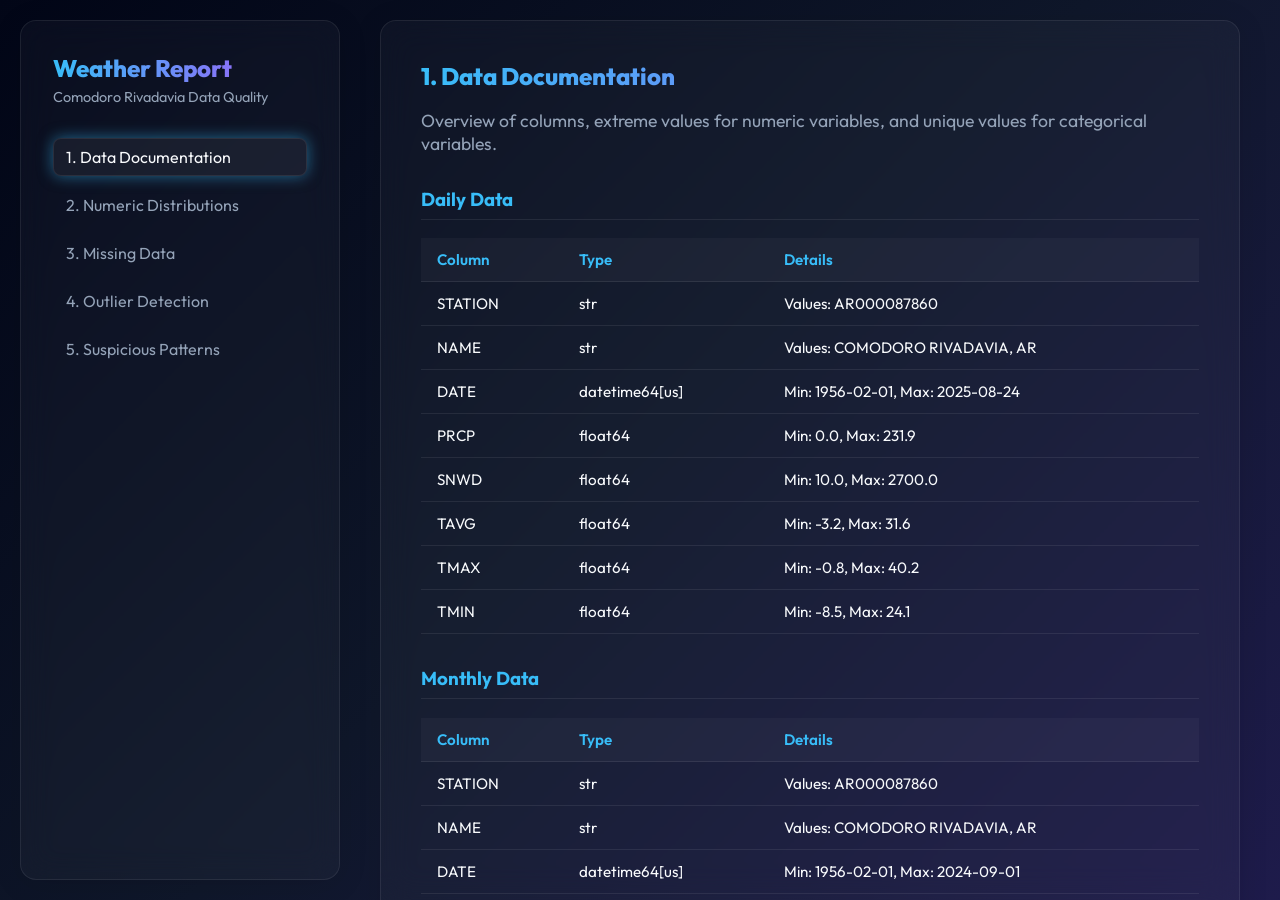
<file: docs/index.html>
<!DOCTYPE html>
<html lang="en">
<head>
    <meta charset="UTF-8">
    <meta name="viewport" content="width=device-width, initial-scale=1.0">
    <title>Comodoro Rivadavia - Weather Data Quality</title>
    <link rel="stylesheet" href="style.css">
    <link href="https://fonts.googleapis.com/css2?family=Outfit:wght@300;400;600;800&display=swap" rel="stylesheet">
</head>
<body>
    <div class="app-container">
        <aside class="sidebar glass-panel">
            <h1 class="gradient-text">Weather Report</h1>
            <p class="sidebar-subtitle">Comodoro Rivadavia Data Quality</p>
            <nav id="toc" class="toc"></nav>
        </aside>
        <main class="content">
<section id="1-data-documentation" class="glass-panel report-section">
  <h2 class="gradient-text">1. Data Documentation</h2>
  <p class="section-desc">Overview of columns, extreme values for numeric variables, and unique values for categorical variables.</p>
<h3 class="dataset-title">Daily Data</h3>
<table class="dataframe data-table">
  <thead>
    <tr style="text-align: right;">
      <th>Column</th>
      <th>Type</th>
      <th>Details</th>
    </tr>
  </thead>
  <tbody>
    <tr>
      <td>STATION</td>
      <td>str</td>
      <td>Values: AR000087860</td>
    </tr>
    <tr>
      <td>NAME</td>
      <td>str</td>
      <td>Values: COMODORO RIVADAVIA, AR</td>
    </tr>
    <tr>
      <td>DATE</td>
      <td>datetime64[us]</td>
      <td>Min: 1956-02-01, Max: 2025-08-24</td>
    </tr>
    <tr>
      <td>PRCP</td>
      <td>float64</td>
      <td>Min: 0.0, Max: 231.9</td>
    </tr>
    <tr>
      <td>SNWD</td>
      <td>float64</td>
      <td>Min: 10.0, Max: 2700.0</td>
    </tr>
    <tr>
      <td>TAVG</td>
      <td>float64</td>
      <td>Min: -3.2, Max: 31.6</td>
    </tr>
    <tr>
      <td>TMAX</td>
      <td>float64</td>
      <td>Min: -0.8, Max: 40.2</td>
    </tr>
    <tr>
      <td>TMIN</td>
      <td>float64</td>
      <td>Min: -8.5, Max: 24.1</td>
    </tr>
  </tbody>
</table>
<h3 class="dataset-title">Monthly Data</h3>
<table class="dataframe data-table">
  <thead>
    <tr style="text-align: right;">
      <th>Column</th>
      <th>Type</th>
      <th>Details</th>
    </tr>
  </thead>
  <tbody>
    <tr>
      <td>STATION</td>
      <td>str</td>
      <td>Values: AR000087860</td>
    </tr>
    <tr>
      <td>NAME</td>
      <td>str</td>
      <td>Values: COMODORO RIVADAVIA, AR</td>
    </tr>
    <tr>
      <td>DATE</td>
      <td>datetime64[us]</td>
      <td>Min: 1956-02-01, Max: 2024-09-01</td>
    </tr>
    <tr>
      <td>CDSD</td>
      <td>float64</td>
      <td>Min: 0.0, Max: 287.0</td>
    </tr>
    <tr>
      <td>CLDD</td>
      <td>float64</td>
      <td>Min: 0.0, Max: 111.2</td>
    </tr>
    <tr>
      <td>DP01</td>
      <td>float64</td>
      <td>Min: 0.0, Max: 13.0</td>
    </tr>
    <tr>
      <td>DP10</td>
      <td>float64</td>
      <td>Min: 0.0, Max: 11.0</td>
    </tr>
    <tr>
      <td>DT00</td>
      <td>int64</td>
      <td>Min: 0, Max: 0</td>
    </tr>
    <tr>
      <td>DT32</td>
      <td>int64</td>
      <td>Min: 0, Max: 20</td>
    </tr>
    <tr>
      <td>DX32</td>
      <td>float64</td>
      <td>Min: 0.0, Max: 2.0</td>
    </tr>
    <tr>
      <td>DX70</td>
      <td>float64</td>
      <td>Min: 0.0, Max: 31.0</td>
    </tr>
    <tr>
      <td>DX90</td>
      <td>float64</td>
      <td>Min: 0.0, Max: 7.0</td>
    </tr>
    <tr>
      <td>EMNT</td>
      <td>float64</td>
      <td>Min: -8.5, Max: 10.6</td>
    </tr>
    <tr>
      <td>EMXP</td>
      <td>float64</td>
      <td>Min: 0.0, Max: 130.0</td>
    </tr>
    <tr>
      <td>EMXT</td>
      <td>float64</td>
      <td>Min: 12.1, Max: 39.4</td>
    </tr>
    <tr>
      <td>HDSD</td>
      <td>float64</td>
      <td>Min: 5.6, Max: 2478.1</td>
    </tr>
    <tr>
      <td>HTDD</td>
      <td>float64</td>
      <td>Min: 5.6, Max: 467.6</td>
    </tr>
    <tr>
      <td>PRCP</td>
      <td>float64</td>
      <td>Min: 0.0, Max: 178.1</td>
    </tr>
    <tr>
      <td>TAVG</td>
      <td>float64</td>
      <td>Min: 3.3, Max: 21.6</td>
    </tr>
    <tr>
      <td>TMAX</td>
      <td>float64</td>
      <td>Min: 7.0, Max: 28.4</td>
    </tr>
    <tr>
      <td>TMIN</td>
      <td>float64</td>
      <td>Min: -0.6, Max: 15.2</td>
    </tr>
  </tbody>
</table>
<h3 class="dataset-title">Yearly Data</h3>
<table class="dataframe data-table">
  <thead>
    <tr style="text-align: right;">
      <th>Column</th>
      <th>Type</th>
      <th>Details</th>
    </tr>
  </thead>
  <tbody>
    <tr>
      <td>STATION</td>
      <td>str</td>
      <td>Values: AR000087860</td>
    </tr>
    <tr>
      <td>NAME</td>
      <td>str</td>
      <td>Values: COMODORO RIVADAVIA, AR</td>
    </tr>
    <tr>
      <td>DATE</td>
      <td>datetime64[us]</td>
      <td>Min: 1957-01-01, Max: 2019-01-01</td>
    </tr>
    <tr>
      <td>CDSD</td>
      <td>float64</td>
      <td>Min: 119.4, Max: 287.0</td>
    </tr>
    <tr>
      <td>CLDD</td>
      <td>float64</td>
      <td>Min: 119.4, Max: 287.0</td>
    </tr>
    <tr>
      <td>DT00</td>
      <td>int64</td>
      <td>Min: 0, Max: 0</td>
    </tr>
    <tr>
      <td>DT32</td>
      <td>int64</td>
      <td>Min: 6, Max: 43</td>
    </tr>
    <tr>
      <td>DX32</td>
      <td>float64</td>
      <td>Min: 0.0, Max: 2.0</td>
    </tr>
    <tr>
      <td>DX70</td>
      <td>float64</td>
      <td>Min: 111.0, Max: 148.0</td>
    </tr>
    <tr>
      <td>DX90</td>
      <td>float64</td>
      <td>Min: 1.0, Max: 13.0</td>
    </tr>
    <tr>
      <td>EMNT</td>
      <td>float64</td>
      <td>Min: -8.5, Max: -1.5</td>
    </tr>
    <tr>
      <td>EMXT</td>
      <td>float64</td>
      <td>Min: 32.6, Max: 39.4</td>
    </tr>
    <tr>
      <td>FZF0</td>
      <td>float64</td>
      <td>Min: -3.4, Max: 0.0</td>
    </tr>
    <tr>
      <td>FZF1</td>
      <td>float64</td>
      <td>Min: -5.0, Max: -2.2</td>
    </tr>
    <tr>
      <td>FZF2</td>
      <td>float64</td>
      <td>Min: -6.5, Max: -4.4</td>
    </tr>
    <tr>
      <td>FZF3</td>
      <td>float64</td>
      <td>Min: -8.5, Max: -6.7</td>
    </tr>
    <tr>
      <td>FZF5</td>
      <td>float64</td>
      <td>Min: -3.0, Max: 0.0</td>
    </tr>
    <tr>
      <td>FZF6</td>
      <td>float64</td>
      <td>Min: -5.7, Max: -2.2</td>
    </tr>
    <tr>
      <td>FZF7</td>
      <td>float64</td>
      <td>Min: -5.7, Max: -4.5</td>
    </tr>
    <tr>
      <td>HDSD</td>
      <td>float64</td>
      <td>Min: 1703.8, Max: 2478.1</td>
    </tr>
    <tr>
      <td>HTDD</td>
      <td>float64</td>
      <td>Min: 1703.8, Max: 2478.1</td>
    </tr>
    <tr>
      <td>TAVG</td>
      <td>float64</td>
      <td>Min: 12.1, Max: 14.3</td>
    </tr>
    <tr>
      <td>TMAX</td>
      <td>float64</td>
      <td>Min: 17.0, Max: 19.4</td>
    </tr>
    <tr>
      <td>TMIN</td>
      <td>float64</td>
      <td>Min: 6.9, Max: 9.1</td>
    </tr>
  </tbody>
</table>
<h3 class="dataset-title">Hourly Data</h3>
<table class="dataframe data-table">
  <thead>
    <tr style="text-align: right;">
      <th>Column</th>
      <th>Type</th>
      <th>Details</th>
    </tr>
  </thead>
  <tbody>
    <tr>
      <td>STATION</td>
      <td>int64</td>
      <td>Min: 87860099999, Max: 87860099999</td>
    </tr>
    <tr>
      <td>DATE</td>
      <td>datetime64[us]</td>
      <td>Min: 1957-06-30, Max: 2025-08-24</td>
    </tr>
    <tr>
      <td>SOURCE</td>
      <td>int64</td>
      <td>Min: 4, Max: 4</td>
    </tr>
    <tr>
      <td>REPORT_TYPE</td>
      <td>str</td>
      <td>Values: FM-12, SY-MT, FM-15, FM-16, 99999</td>
    </tr>
    <tr>
      <td>CALL_SIGN</td>
      <td>str</td>
      <td>Values: 99999, SACR , SAVC</td>
    </tr>
    <tr>
      <td>QUALITY_CONTROL</td>
      <td>str</td>
      <td>Values: V020</td>
    </tr>
    <tr>
      <td>DEW</td>
      <td>str</td>
      <td>745 unique categorical values</td>
    </tr>
    <tr>
      <td>TMP</td>
      <td>str</td>
      <td>597 unique categorical values</td>
    </tr>
    <tr>
      <td>TMP_C</td>
      <td>float64</td>
      <td>Min: -20.0, Max: 48.0</td>
    </tr>
    <tr>
      <td>DEW_C</td>
      <td>float64</td>
      <td>Min: -37.0, Max: 22.0</td>
    </tr>
  </tbody>
</table>
</section>

<section id="2-numeric-distributions" class="glass-panel report-section">
  <h2 class="gradient-text">2. Numeric Distributions</h2>
  <p class="section-desc">Histograms showing the distribution of numeric columns across the datasets.</p>
  <div class="plot-container">
    <h3>Daily Data Numeric Distributions</h3>
    <img class="report-img" src="plots/daily_distributions.png" alt="Daily Data Numeric Distributions">
    <p class="plot-desc">Histograms of numeric columns in the Daily Data dataset.</p>
  </div>
  <div class="plot-container">
    <h3>Monthly Data Numeric Distributions</h3>
    <img class="report-img" src="plots/monthly_distributions.png" alt="Monthly Data Numeric Distributions">
    <p class="plot-desc">Histograms of numeric columns in the Monthly Data dataset.</p>
  </div>
  <div class="plot-container">
    <h3>Yearly Data Numeric Distributions</h3>
    <img class="report-img" src="plots/yearly_distributions.png" alt="Yearly Data Numeric Distributions">
    <p class="plot-desc">Histograms of numeric columns in the Yearly Data dataset.</p>
  </div>
  <div class="plot-container">
    <h3>Hourly Data Numeric Distributions</h3>
    <img class="report-img" src="plots/hourly_distributions.png" alt="Hourly Data Numeric Distributions">
    <p class="plot-desc">Histograms of numeric columns in the Hourly Data dataset.</p>
  </div>
</section>

<section id="3-missing-data" class="glass-panel report-section">
  <h2 class="gradient-text">3. Missing Data</h2>
  <p class="section-desc">Analyzing the proportion of missing (NaN) values across datasets.</p>
  <div class="plot-container">
    <h3>Missing Values: Daily Data</h3>
    <img class="report-img" src="plots/missing_daily.png" alt="Missing Values: Daily Data">
    <p class="plot-desc">Columns in Daily Data with missing percentages.</p>
  </div>
  <div class="plot-container">
    <h3>Missing Values: Monthly Data</h3>
    <img class="report-img" src="plots/missing_monthly.png" alt="Missing Values: Monthly Data">
    <p class="plot-desc">Columns in Monthly Data with missing percentages.</p>
  </div>
  <div class="plot-container">
    <h3>Missing Values: Yearly Data</h3>
    <img class="report-img" src="plots/missing_yearly.png" alt="Missing Values: Yearly Data">
    <p class="plot-desc">Columns in Yearly Data with missing percentages.</p>
  </div>
  <div class="plot-container">
    <h3>Missing Values: Hourly Data</h3>
    <img class="report-img" src="plots/missing_hourly.png" alt="Missing Values: Hourly Data">
    <p class="plot-desc">Columns in Hourly Data with missing percentages.</p>
  </div>
</section>

<section id="4-outlier-detection" class="glass-panel report-section">
  <h2 class="gradient-text">4. Outlier Detection</h2>
  <p class="section-desc">Visualizing temperature distributions to identify extreme outliers.</p>
  <div class="plot-container">
    <h3>Daily Temperatures Outliers</h3>
    <img class="report-img" src="plots/outliers_daily_temp.png" alt="Daily Temperatures Outliers">
    <p class="plot-desc">Boxplots for TMAX, TMIN, and TAVG. Points beyond the whiskers are statistical outliers.</p>
  </div>
  <div class="plot-container">
    <h3>Hourly Temperature Outliers</h3>
    <img class="report-img" src="plots/outliers_hourly_temp.png" alt="Hourly Temperature Outliers">
    <p class="plot-desc">Boxplot showing the distribution of hourly temperatures.</p>
  </div>
</section>

<section id="5-suspicious-patterns" class="glass-panel report-section">
  <h2 class="gradient-text">5. Suspicious Patterns</h2>
  <p class="section-desc">Verifying the physical logic of the temperature readings.</p>
<strong>TMAX &lt; TMIN check:</strong> Found 3 days where the maximum temperature is lower than the minimum.
Examples of TMAX &lt; TMIN anomalies:
<table class="dataframe data-table">
  <thead>
    <tr style="text-align: right;">
      <th>DATE</th>
      <th>TMAX</th>
      <th>TMIN</th>
    </tr>
  </thead>
  <tbody>
    <tr>
      <td>1957-06-25</td>
      <td>0.5</td>
      <td>1.0</td>
    </tr>
    <tr>
      <td>1959-09-10</td>
      <td>0.8</td>
      <td>1.5</td>
    </tr>
    <tr>
      <td>1963-05-05</td>
      <td>2.4</td>
      <td>6.5</td>
    </tr>
  </tbody>
</table>
<strong>TAVG bounds check:</strong> Found 2 days where the average temperature is outside the [TMIN, TMAX] range.
<strong>Extreme Values Check:</strong> Found 0 days with TMAX &gt; 45°C, and 0 days with TMIN &lt; -20°C.
<h3 class="dataset-title">Interactive Time Series (TMP_C & DEW_C)</h3>
<p class="plot-desc">This interactive plot shows the long-term trends of Temperature and Dew Point. The hourly data was aggregated into daily averages to ensure smooth interactive performance in the browser. You can zoom in and pan across the timeline.</p>
<iframe src="plots/hourly_interactive.html" width="100%" height="500px" frameborder="0" style="border-radius: 12px; border: 1px solid rgba(255, 255, 255, 0.05); margin-top: 20px;"></iframe>
</section>

        </main>
    </div>
    <script src="script.js"></script>
</body>
</html>
</file>
<file: docs/style.css>
:root {
    --bg-gradient: linear-gradient(135deg, #020617 0%, #0f172a 50%, #1e1b4b 100%);
    --glass-bg: rgba(255, 255, 255, 0.03);
    --glass-border: rgba(255, 255, 255, 0.08);
    --text-primary: #f8fafc;
    --text-secondary: #94a3b8;
    --accent: #38bdf8;
    --accent-glow: rgba(56, 189, 248, 0.5);
}

* {
    box-sizing: border-box;
}

body {
    margin: 0;
    font-family: 'Outfit', sans-serif;
    background: var(--bg-gradient);
    color: var(--text-primary);
    min-height: 100vh;
    overflow-x: hidden;
}

.app-container {
    display: flex;
    height: 100vh;
}

.glass-panel {
    background: var(--glass-bg);
    backdrop-filter: blur(16px);
    -webkit-backdrop-filter: blur(16px);
    border: 1px solid var(--glass-border);
    border-radius: 16px;
    box-shadow: 0 4px 30px rgba(0, 0, 0, 0.1);
}

/* Sidebar */
.sidebar {
    width: 320px;
    height: calc(100vh - 40px);
    margin: 20px;
    padding: 2rem;
    display: flex;
    flex-direction: column;
    flex-shrink: 0;
}

.gradient-text {
    background: linear-gradient(to right, #38bdf8, #a855f7);
    -webkit-background-clip: text;
    -webkit-text-fill-color: transparent;
    margin: 0 0 5px 0;
    font-weight: 800;
}

.sidebar-subtitle {
    color: var(--text-secondary);
    font-size: 0.9rem;
    margin-bottom: 2rem;
    margin-top: 0;
}

.toc {
    display: flex;
    flex-direction: column;
    gap: 10px;
}

.toc a {
    color: var(--text-secondary);
    text-decoration: none;
    font-weight: 400;
    padding: 8px 12px;
    border-radius: 8px;
    transition: all 0.3s ease;
    border: 1px solid transparent;
}

.toc a:hover, .toc a.active {
    color: var(--text-primary);
    background: rgba(255, 255, 255, 0.05);
    border-color: var(--glass-border);
    box-shadow: 0 0 15px var(--accent-glow);
}

/* Content */
.content {
    flex: 1;
    overflow-y: auto;
    padding: 20px 40px 40px 20px;
    scroll-behavior: smooth;
    display: flex;
    flex-direction: column;
    gap: 40px;
}

.report-section {
    padding: 2.5rem;
    animation: fadeIn 0.6s ease-out forwards;
    opacity: 0;
    transform: translateY(20px);
}

@keyframes fadeIn {
    to {
        opacity: 1;
        transform: translateY(0);
    }
}

.report-section:nth-child(1) { animation-delay: 0.1s; }
.report-section:nth-child(2) { animation-delay: 0.2s; }
.report-section:nth-child(3) { animation-delay: 0.3s; }
.report-section:nth-child(4) { animation-delay: 0.4s; }

.section-desc {
    color: var(--text-secondary);
    font-size: 1.1rem;
    margin-bottom: 2rem;
}

/* Tables */
.dataset-title {
    margin-top: 2rem;
    color: var(--accent);
    border-bottom: 1px solid var(--glass-border);
    padding-bottom: 0.5rem;
}

.data-table {
    width: 100%;
    border-collapse: collapse;
    margin-bottom: 1rem;
    font-size: 0.95rem;
}

.data-table th, .data-table td {
    padding: 12px 16px;
    text-align: left;
    border-bottom: 1px solid var(--glass-border);
}

.data-table th {
    background: rgba(255, 255, 255, 0.03);
    font-weight: 600;
    color: var(--accent);
}

.data-table tr:hover td {
    background: rgba(255, 255, 255, 0.05);
}

/* Plots */
.plot-container {
    background: rgba(0, 0, 0, 0.2);
    border-radius: 12px;
    padding: 1.5rem;
    margin: 1.5rem 0;
    border: 1px solid rgba(255, 255, 255, 0.05);
    transition: transform 0.3s ease;
}

.plot-container:hover {
    transform: translateY(-5px);
}

.report-img {
    max-width: 100%;
    height: auto;
    border-radius: 8px;
    margin: 1rem 0;
}

.plot-desc {
    color: var(--text-secondary);
    font-size: 0.95rem;
    font-style: italic;
}

/* Custom Scrollbar */
::-webkit-scrollbar {
    width: 8px;
}
::-webkit-scrollbar-track {
    background: transparent;
}
::-webkit-scrollbar-thumb {
    background: rgba(255,255,255,0.2);
    border-radius: 4px;
}
::-webkit-scrollbar-thumb:hover {
    background: rgba(255,255,255,0.3);
}
</file>
